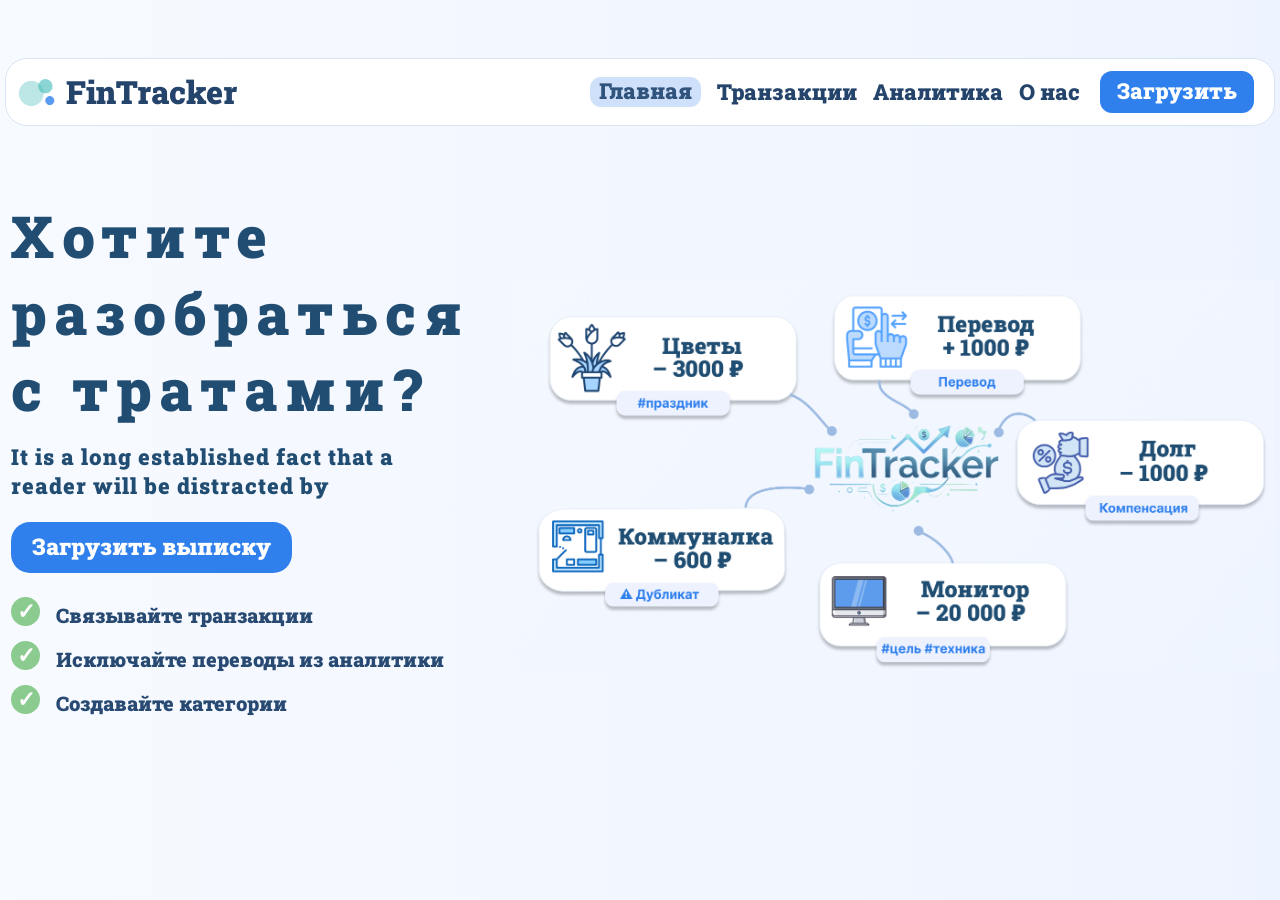
<file: index.html>
<!DOCTYPE html>
<html lang="ru">
<head>
    <meta charset="UTF-8">
    <meta name="viewport" content="width=device-width, initial-scale=1.0">
    <title>FinTracker</title>

    <link rel="stylesheet" href="css/style.css">
</head>
<body>

<header class="header">
    <div class="container header-inner">

        <div class="logo" onclick="window.location.href='index.html'">
            <img src="img/fintracker_logo_header.png" class="logo-img" alt="FinTracker">
            <span>FinTracker</span>
        </div>

        <div class="right-menu">
            <nav class="nav">
                <a class="active">Главная</a>
                <a class="go-transactions">Транзакции</a>
                <a href="html/analytics.html">Аналитика</a>
                <a href="html/about.html">О нас</a>
            </nav>

            <button class="btn open-upload">Загрузить</button>
        </div>

    </div>
</header>

<section class="hero">
    <div class="container hero-inner">

        <div class="left">
            <h1>
                Хотите<br>
                разобраться<br>
                с тратами?
            </h1>

            <p class="subtext">
                It is a long established fact that a<br>
                reader will be distracted by
            </p>

            <button class="btn big open-upload">
                Загрузить выписку
            </button>

            <ul class="list">
                <li>Связывайте транзакции</li>
                <li>Исключайте переводы из аналитики</li>
                <li>Создавайте категории</li>
            </ul>
        </div>

        <div class="right">
            <img src="img/scheme.png" class="scheme" alt="Схема">
        </div>

    </div>
</section>

<script src="js/script.js"></script>
</body>
</html>
</file>
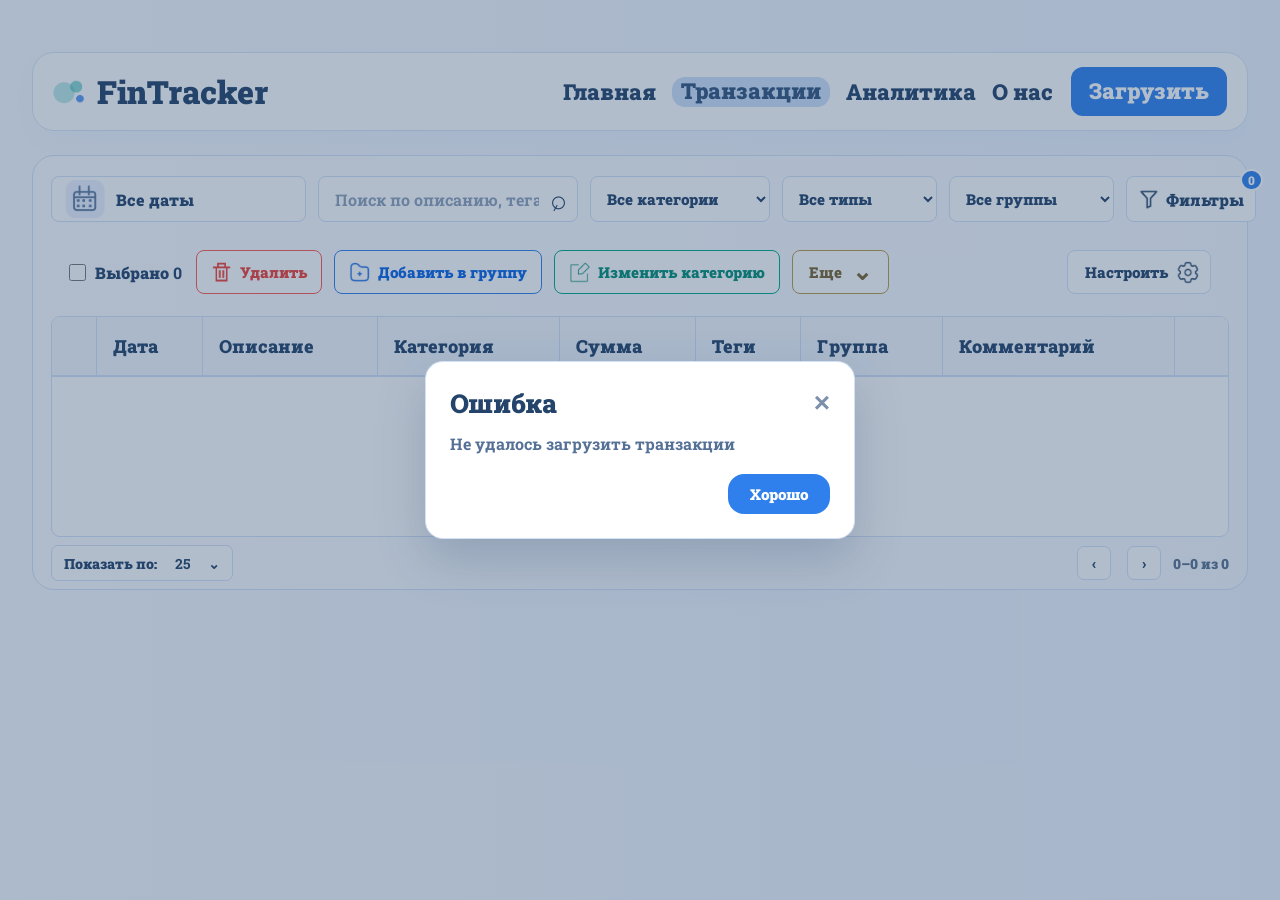
<file: transactions.html>
<!DOCTYPE html>
<html lang="ru">
<head>
    <meta charset="UTF-8">
    <meta name="viewport" content="width=device-width, initial-scale=1.0">
    <title>FinTracker — Транзакции</title>

    <link rel="stylesheet" href="transactions.css">
</head>
<body>

<header class="header">
    <div class="container header-inner">

        <div class="logo" onclick="window.location.href='index.html'">
            <img src="img/fintracker_logo_header.png" class="logo-img" alt="FinTracker">
            <span>FinTracker</span>
        </div>

        <div class="right-menu">
            <nav class="nav">
                <a href="index.html">Главная</a>
                <a class="active">Транзакции</a>
                <a>Аналитика</a>
                <a>О нас</a>
            </nav>

            <button class="btn" onclick="window.location.href='upload.html'">
                Загрузить
            </button>
        </div>

    </div>
</header>

<section class="transactions-page">
    <div class="container transactions-card">

        <div class="top-controls">

            <button class="date-filter">
                <img src="img/calendar.png" alt="">
                <span>Все даты</span>
            </button>

            <div class="search-box">
                <input
                    type="text"
                    id="searchInput"
                    placeholder="Поиск по описанию, тегам, категориям..."
                >
                <span class="search-icon">⌕</span>
            </div>

            <select id="categoryFilter">
                <option value="">Все категории</option>
            </select>

            <select id="typeFilter">
                <option value="">Все типы</option>
                <option value="Income">Доходы</option>
                <option value="Expense">Расходы</option>
            </select>

            <select id="scopeFilter">
                <option value="">Все группы</option>
            </select>

            <button class="filter-btn" id="filtersBtn">
                <img src="img/filter.png" alt="">
                <span>Фильтры</span>
                <b class="filter-counter" id="filterCounter" hidden>0</b>
            </button>

        </div>

        <div class="action-row">

            <div class="selected-info">
                <input type="checkbox" id="selectAll">
                <span>Выбрано <b class="selected-count">0</b></span>
            </div>

            <button class="action-btn delete-action" id="deleteBtn">
                <img src="img/delete.png" alt="">
                Удалить
            </button>

            <button class="action-btn group-action" id="addScopeBtn">
                <img src="img/add_to_group.png" alt="">
                Добавить в группу
            </button>

            <button class="action-btn category-action" id="changeCategoryBtn">
                <img src="img/change_category.png" alt="">
                Изменить категорию
            </button>

            <button class="action-btn more-action" id="moreBtn">
                Еще
                <span>⌄</span>
            </button>

            <button class="settings-btn" id="settingsBtn">
                Настроить
                <img src="img/configure.png" alt="">
            </button>

        </div>

        <div class="table-wrapper">

            <table>
                <thead>
                    <tr>
                        <th class="checkbox-col"></th>
                        <th>Дата</th>
                        <th>Описание</th>
                        <th>Категория</th>
                        <th>Сумма</th>
                        <th>Теги</th>
                        <th>Группа</th>
                        <th>Комментарий</th>
                        <th class="row-actions-col"></th>
                    </tr>
                </thead>

                <tbody id="transactionsTableBody">
                    <tr>
                        <td colspan="9" class="loading-row">
                            Загрузка транзакций...
                        </td>
                    </tr>
                </tbody>
            </table>

        </div>

        <div class="bottom-panel">

            <button class="page-size">
                <span>Показать по:</span>
                <b>25</b>
                <span>⌄</span>
            </button>

            <div class="pagination">
                <button id="prevPage">‹</button>

                <div id="pagesList"></div>

                <button id="nextPage">›</button>

                <span class="total-info">
                    <span id="rangeInfo">0–0</span> из <span id="transactionsCount">0</span>
                </span>
            </div>

        </div>

    </div>
</section>

<div class="settings-modal-overlay" id="settingsModal" hidden>
    <div class="settings-modal">

        <div class="settings-modal-header">
            <h2>Настройки</h2>
            <button class="settings-close-btn" id="settingsCloseBtn">×</button>
        </div>

        <div class="settings-tabs">
            <button class="settings-tab active" data-tab="categories">
                Категории
            </button>

            <button class="settings-tab" data-tab="tags">
                Теги
            </button>

            <button class="settings-tab" data-tab="scopes">
                Группы
            </button>
        </div>

        <p class="settings-hint" id="settingsHint" hidden>
            Теги можно только создавать и удалять — API не поддерживает переименование.
        </p>

        <div class="settings-error" id="settingsError" hidden></div>

        <div class="settings-list" id="settingsList"></div>

        <form class="settings-create-form" id="settingsCreateForm">
            <input
                type="text"
                class="settings-create-input"
                id="settingsCreateInput"
                placeholder="Новая категория"
                maxlength="100"
            >

            <button class="settings-create-btn" type="submit">
                Добавить
            </button>
        </form>

    </div>
</div>

<div class="select-modal-overlay" id="selectModal" hidden>
    <div class="select-modal">

        <div class="select-modal-header">
            <h2 id="selectModalTitle">Выбор</h2>
            <button class="select-close-btn" id="selectCloseBtn">×</button>
        </div>

        <select id="selectModalSelect" class="select-modal-select"></select>

        <div class="select-modal-actions">
            <button id="selectCancelBtn" class="select-cancel-btn">
                Отмена
            </button>

            <button id="selectApplyBtn" class="select-apply-btn">
                Применить
            </button>
        </div>

    </div>
</div>

<div class="tag-modal-overlay" id="tagModal" hidden>
    <div class="tag-modal">

        <div class="tag-modal-header">
            <h2 id="tagModalTitle">Выбор тегов</h2>
            <button class="tag-close-btn" id="tagModalClose">×</button>
        </div>

        <p class="tag-modal-text" id="tagModalText">
            Выберите один или несколько тегов.
        </p>

        <div class="tag-modal-list" id="tagModalList"></div>

        <div class="tag-modal-actions">
            <button class="tag-cancel-btn" id="tagModalCancel">
                Отмена
            </button>

            <button class="tag-apply-btn" id="tagModalApply">
                Применить
            </button>
        </div>

    </div>
</div>

<div class="filters-modal-overlay" id="filtersModal" hidden>
    <div class="filters-modal">

        <div class="filters-modal-header">
            <h2>Фильтры</h2>
            <button class="filters-close-btn" id="filtersCloseBtn">×</button>
        </div>

        <div class="filters-grid">

            <label class="filters-field">
                <span>Дата с</span>
                <input type="date" id="filterDateFrom">
            </label>

            <label class="filters-field">
                <span>Дата по</span>
                <input type="date" id="filterDateTo">
            </label>

            <label class="filters-field filters-field-wide">
                <span>Поиск</span>
                <input
                    type="text"
                    id="filterSearch"
                    placeholder="По описанию, тегам, категориям..."
                    maxlength="50"
                >
            </label>

            <label class="filters-field">
                <span>Сумма от</span>
                <input
                    type="text"
                    id="filterAmountMin"
                    inputmode="decimal"
                    placeholder="0"
                >
            </label>

            <label class="filters-field">
                <span>Сумма до</span>
                <input
                    type="text"
                    id="filterAmountMax"
                    inputmode="decimal"
                    placeholder="0"
                >
            </label>

            <label class="filters-field">
                <span>Категория</span>
                <select id="filterCategory">
                    <option value="">Все категории</option>
                </select>
            </label>

            <label class="filters-field">
                <span>Тип</span>
                <select id="filterType">
                    <option value="">Все типы</option>
                    <option value="Expense">Расходы</option>
                    <option value="Income">Доходы</option>
                </select>
            </label>

            <label class="filters-field">
                <span>Группа</span>
                <select id="filterScope">
                    <option value="">Все группы</option>
                </select>
            </label>

            <label class="filters-checkbox">
                <input type="checkbox" id="filterWithoutScope">
                <span>Только без группы</span>
            </label>

        </div>

        <fieldset class="filters-tags">
            <legend>Теги</legend>

            <div class="filters-tags-list" id="filterTagsList">
                <span class="filters-empty">Теги пока не созданы</span>
            </div>
        </fieldset>

        <div class="filters-actions">
            <button class="filters-reset-btn" id="filtersResetBtn">
                Сбросить
            </button>

            <button class="filters-apply-btn" id="filtersApplyBtn">
                Применить
            </button>
        </div>

    </div>
</div>

<div class="row-menu" id="rowMenu" hidden>
    <button class="row-menu-item" data-row-action="edit">
        Изменить транзакцию
    </button>

    <button class="row-menu-item row-menu-danger" data-row-action="delete">
        Удалить транзакцию
    </button>

    <div class="row-menu-divider"></div>

    <button class="row-menu-item" data-row-action="category">
        Изменить категорию
    </button>

    <button class="row-menu-item" data-row-action="scope">
        Добавить в группу
    </button>

    <button class="row-menu-item" data-row-action="remove-scope">
        Убрать из группы
    </button>

    <button class="row-menu-item" data-row-action="comment">
        Задать комментарий
    </button>

    <button class="row-menu-item" data-row-action="clear-comment">
        Очистить комментарий
    </button>

    <button class="row-menu-item" data-row-action="add-tags">
        Добавить теги
    </button>

    <button class="row-menu-item" data-row-action="replace-tags">
        Заменить теги
    </button>

    <button class="row-menu-item row-menu-danger" data-row-action="clear-tags">
        Очистить теги
    </button>
</div>


<div class="edit-transaction-modal-overlay" id="editTransactionModal" hidden>
    <form class="edit-transaction-modal" id="editTransactionForm">

        <div class="edit-transaction-modal-header">
            <h2>Изменить транзакцию</h2>
            <button class="edit-transaction-close-btn" id="editTransactionClose" type="button">×</button>
        </div>

        <div class="edit-transaction-body">

            <div class="edit-kind-switcher">
                <button
                    type="button"
                    class="edit-kind-btn edit-kind-expense active"
                    data-edit-kind="expense"
                >
                    Расход
                </button>

                <button
                    type="button"
                    class="edit-kind-btn edit-kind-income"
                    data-edit-kind="income"
                >
                    Доход
                </button>
            </div>

            <div class="edit-form-row two-columns">
                <label class="edit-form-field">
                    <span>Сумма</span>
                    <input type="text" id="editAmount" inputmode="decimal" placeholder="0,00">
                </label>

                <label class="edit-form-field">
                    <span>Валюта</span>
                    <select id="editCurrency">
                        <option value="RUB">₽ RUB</option>
                        <option value="USD">$ USD</option>
                        <option value="EUR">€ EUR</option>
                    </select>
                </label>
            </div>

            <label class="edit-form-field">
                <span>Дата</span>
                <input type="date" id="editDate">
            </label>

            <label class="edit-form-field">
                <span>Описание</span>
                <input type="text" id="editDescription" placeholder="Описание транзакции">
            </label>

            <label class="edit-form-field">
                <span>Категория</span>
                <select id="editCategory">
                    <option value="">Выберите категорию</option>
                </select>
            </label>

            <label class="edit-form-field">
                <span>Группа</span>
                <select id="editScope">
                    <option value="">Без группы</option>
                </select>
            </label>

            <fieldset class="edit-tags-field">
                <legend>Теги</legend>
                <div class="edit-tags-list" id="editTagsList"></div>
            </fieldset>

            <label class="edit-form-field">
                <span>Комментарий</span>
                <textarea id="editComment" rows="3" placeholder="Комментарий"></textarea>
            </label>

            <p class="edit-transaction-error" id="editTransactionError" hidden></p>

        </div>

        <div class="edit-transaction-actions">
            <button class="edit-cancel-btn" id="editTransactionCancel" type="button">
                Отмена
            </button>

            <button class="edit-save-btn" id="editTransactionSave" type="submit">
                Сохранить
            </button>
        </div>

    </form>
</div>

<div class="app-modal-overlay" id="messageModal" hidden>
    <div class="app-modal">
        <div class="app-modal-header">
            <h2 id="messageModalTitle">Сообщение</h2>
            <button class="app-modal-close" id="messageModalClose">×</button>
        </div>

        <p class="app-modal-text" id="messageModalText"></p>

        <div class="app-modal-actions">
            <button class="app-modal-cancel" id="messageModalCancel" hidden>
                Отмена
            </button>

            <button class="app-modal-primary" id="messageModalOk">
                Хорошо
            </button>
        </div>
    </div>
</div>

<div class="app-modal-overlay" id="inputModal" hidden>
    <form class="app-modal" id="inputModalForm">
        <div class="app-modal-header">
            <h2 id="inputModalTitle">Ввод данных</h2>
            <button class="app-modal-close" id="inputModalClose" type="button">×</button>
        </div>

        <p class="app-modal-text" id="inputModalText"></p>

        <input
            type="text"
            class="app-modal-input"
            id="inputModalField"
        >

        <div class="app-modal-actions">
            <button class="app-modal-cancel" id="inputModalCancel" type="button">
                Отмена
            </button>

            <button class="app-modal-primary" type="submit">
                Применить
            </button>
        </div>
    </form>
</div>

<div class="app-modal-overlay" id="dateModal" hidden>
    <form class="app-modal date-modal" id="dateModalForm">
        <div class="app-modal-header">
            <h2>Выбор периода</h2>
            <button class="app-modal-close" id="dateModalClose" type="button">×</button>
        </div>

        <p class="app-modal-text">
            Выберите даты, за которые нужно показать транзакции.
        </p>

        <div class="date-modal-fields">
            <label>
                <span>Дата от</span>
                <input type="date" id="dateFromInput">
            </label>

            <label>
                <span>Дата до</span>
                <input type="date" id="dateToInput">
            </label>
        </div>

        <div class="app-modal-actions">
            <button class="app-modal-cancel" id="dateModalReset" type="button">
                Все даты
            </button>

            <button class="app-modal-secondary" id="dateModalCancel" type="button">
                Отмена
            </button>

            <button class="app-modal-primary" type="submit">
                Применить
            </button>
        </div>
    </form>
</div>

<div class="app-modal-overlay" id="actionsModal" hidden>
    <div class="app-modal actions-modal">
        <div class="app-modal-header">
            <h2>Дополнительные действия</h2>
            <button class="app-modal-close" id="actionsModalClose">×</button>
        </div>

        <p class="app-modal-text">
            Выберите действие для отмеченных транзакций.
        </p>

        <div class="actions-modal-list">
            <button class="actions-modal-item" data-action="remove-scope">
                Убрать из группы
            </button>

            <button class="actions-modal-item" data-action="comment">
                Задать комментарий
            </button>

            <button class="actions-modal-item" data-action="clear-comment">
                Очистить комментарий
            </button>

            <button class="actions-modal-item" data-action="add-tags">
                Добавить теги
            </button>

            <button class="actions-modal-item" data-action="replace-tags">
                Заменить теги
            </button>

            <button class="actions-modal-item" data-action="clear-tags">
                Очистить теги
            </button>
        </div>
    </div>
</div>

<script src="transactions.js"></script>
</body>
</html>
</file>
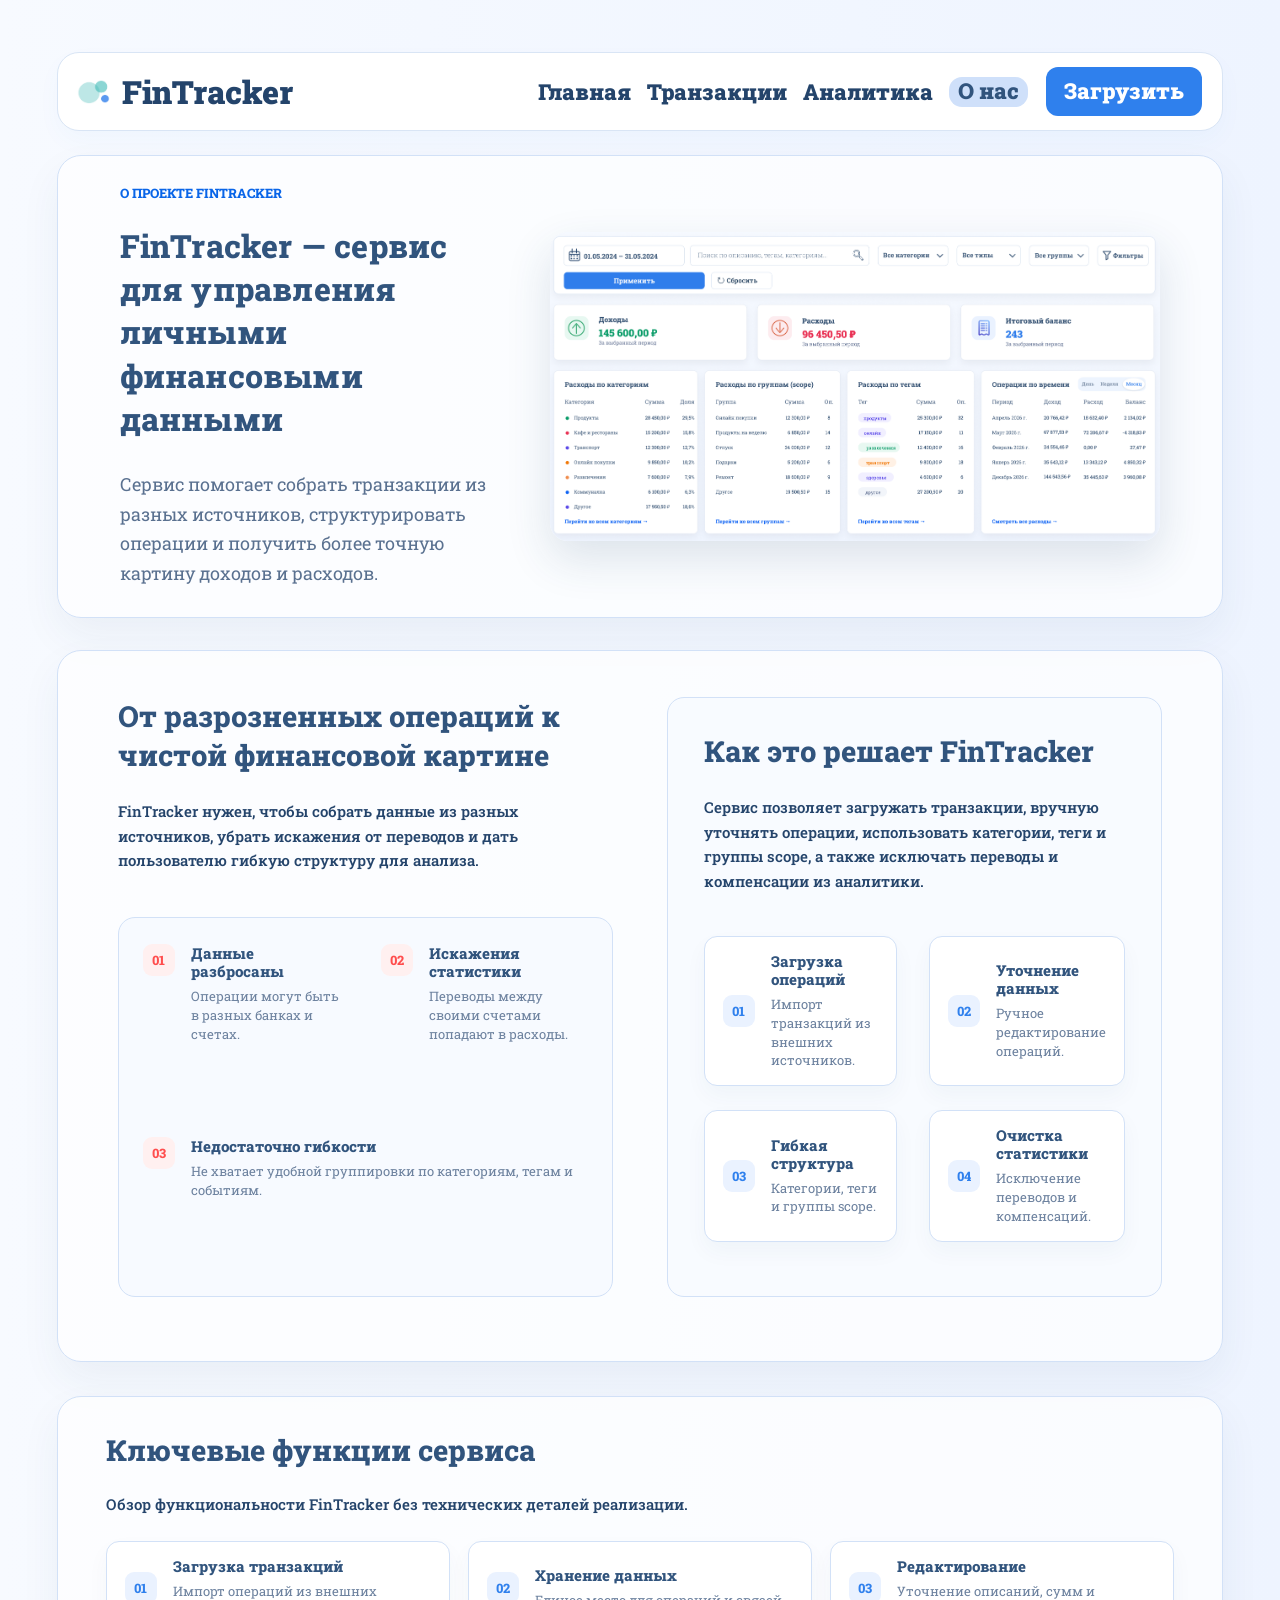
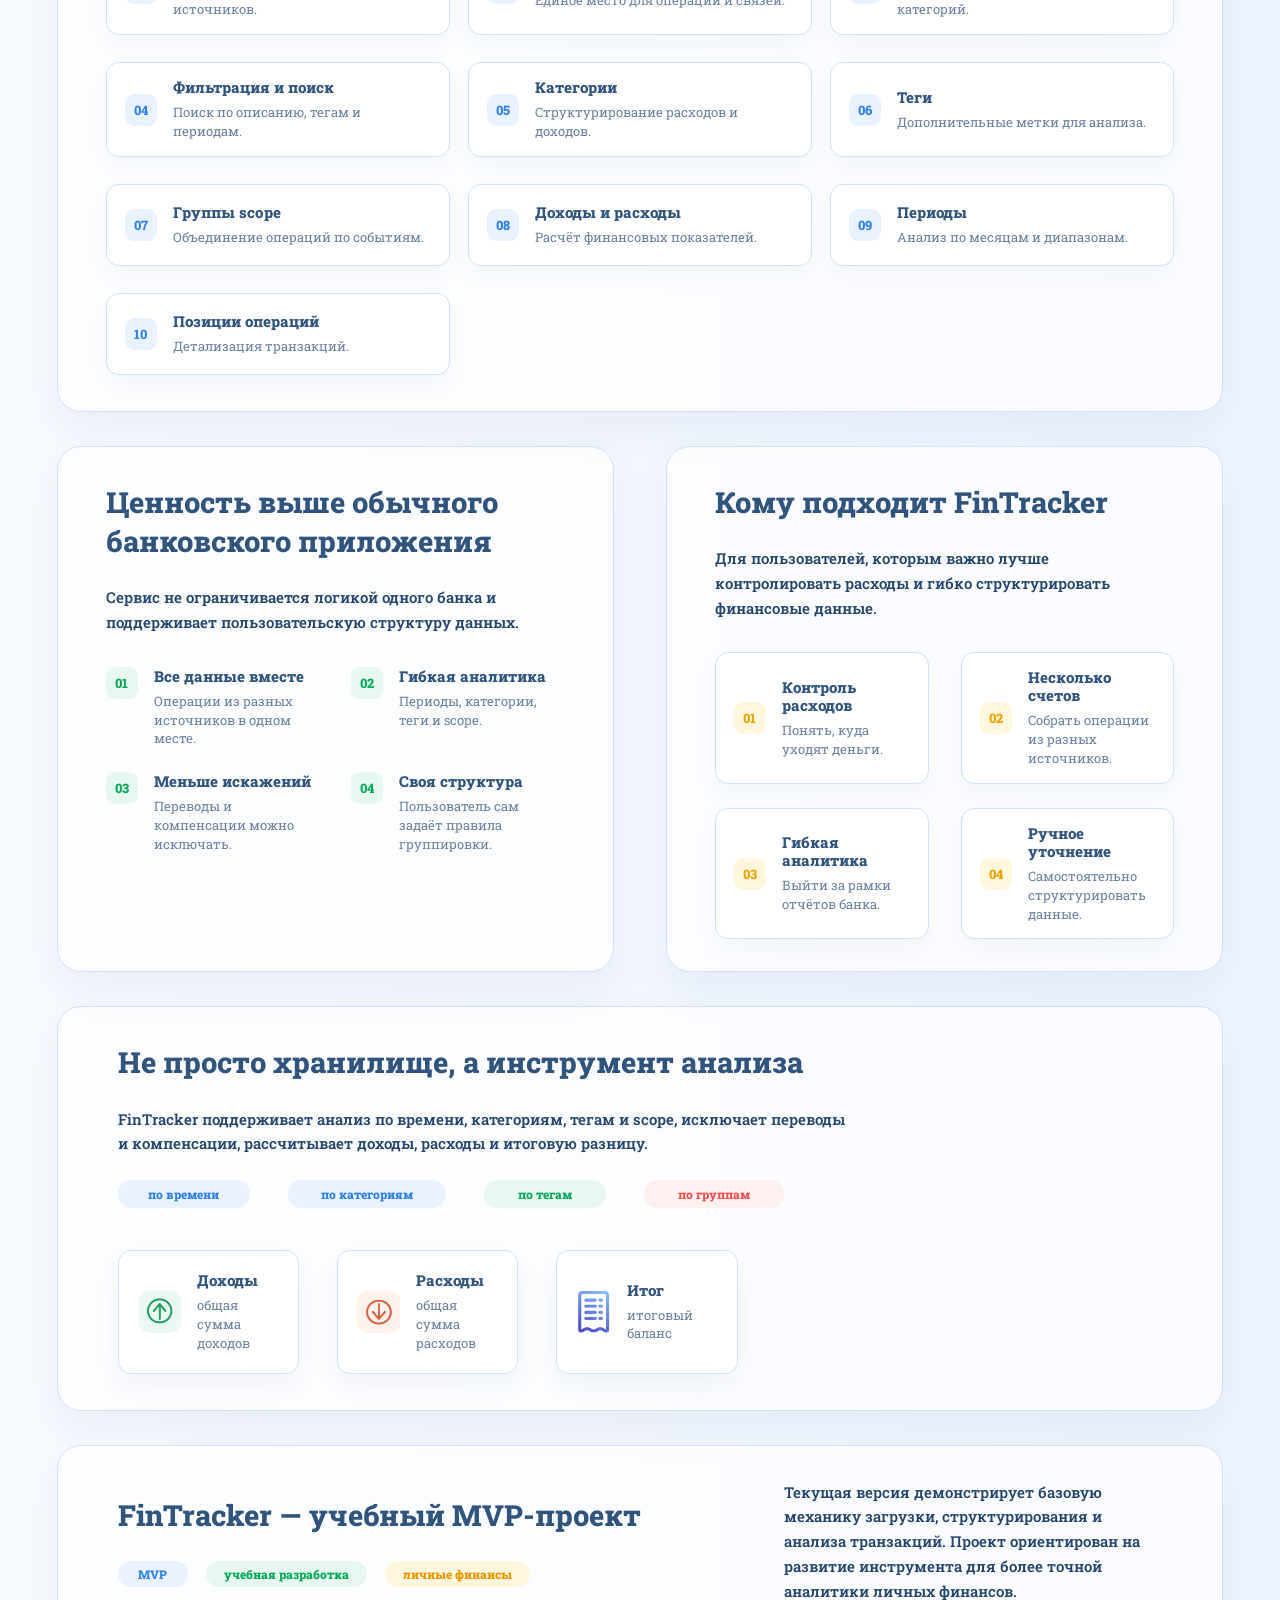
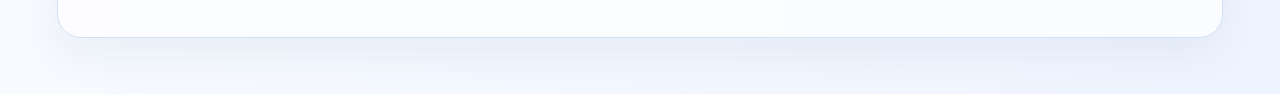
<file: html/about.html>
<!DOCTYPE html>
<html lang="ru">
<head>
    <meta charset="UTF-8">
    <meta name="viewport" content="width=device-width, initial-scale=1.0">
    <title>FinTracker — О нас</title>

    <link rel="stylesheet" href="../css/about.css">
</head>
<body>

<header class="header">
    <div class="container header-inner">

        <div class="logo" onclick="window.location.href='../index.html'">
            <img src="../img/fintracker_logo_header.png" class="logo-img" alt="FinTracker">
            <span>FinTracker</span>
        </div>

        <div class="right-menu">
            <nav class="nav">
                <a href="../index.html">Главная</a>
                <a href="transactions.html">Транзакции</a>
                <a href="analytics.html">Аналитика</a>
                <a class="active">О нас</a>
            </nav>

            <button class="btn" onclick="window.location.href='upload.html'">
                Загрузить
            </button>
        </div>

    </div>
</header>

<main class="about-page">

    <section class="container hero-card">
        <div class="hero-content">
            <p class="eyebrow">О проекте FinTracker</p>

            <h1>
                FinTracker — сервис для управления
                личными финансовыми данными
            </h1>

            <p class="hero-text">
                Сервис помогает собрать транзакции из разных источников,
                структурировать операции и получить более точную картину
                доходов и расходов.
            </p>
        </div>

        <div class="hero-preview">
            <img src="../img/analitika.png" alt="Страница аналитики FinTracker">
        </div>
    </section>

    <section class="container problem-card">
        <div class="problem-left">
            <h2>
                От разрозненных операций к чистой
                финансовой картине
            </h2>

            <p>
                FinTracker нужен, чтобы собрать данные из разных источников,
                убрать искажения от переводов и дать пользователю гибкую
                структуру для анализа.
            </p>

            <div class="problem-grid">
                <article class="mini-problem">
                    <span>01</span>
                    <div>
                        <h3>Данные разбросаны</h3>
                        <p>Операции могут быть в разных банках и счетах.</p>
                    </div>
                </article>

                <article class="mini-problem">
                    <span>02</span>
                    <div>
                        <h3>Искажения статистики</h3>
                        <p>Переводы между своими счетами попадают в расходы.</p>
                    </div>
                </article>

                <article class="mini-problem">
                    <span>03</span>
                    <div>
                        <h3>Недостаточно гибкости</h3>
                        <p>Не хватает удобной группировки по категориям, тегам и событиям.</p>
                    </div>
                </article>
            </div>
        </div>

        <div class="problem-right">
            <h2>Как это решает FinTracker</h2>

            <p>
                Сервис позволяет загружать транзакции, вручную уточнять операции,
                использовать категории, теги и группы scope, а также исключать
                переводы и компенсации из аналитики.
            </p>

            <div class="solution-grid">
                <article>
                    <span>01</span>
                    <div>
                        <h3>Загрузка операций</h3>
                        <p>Импорт транзакций из внешних источников.</p>
                    </div>
                </article>

                <article>
                    <span>02</span>
                    <div>
                        <h3>Уточнение данных</h3>
                        <p>Ручное редактирование операций.</p>
                    </div>
                </article>

                <article>
                    <span>03</span>
                    <div>
                        <h3>Гибкая структура</h3>
                        <p>Категории, теги и группы scope.</p>
                    </div>
                </article>

                <article>
                    <span>04</span>
                    <div>
                        <h3>Очистка статистики</h3>
                        <p>Исключение переводов и компенсаций.</p>
                    </div>
                </article>
            </div>
        </div>
    </section>

    <section class="container functions-card">
        <h2>Ключевые функции сервиса</h2>

        <p>
            Обзор функциональности FinTracker без технических деталей реализации.
        </p>

        <div class="features-grid">
            <article>
                <span>01</span>
                <div>
                    <h3>Загрузка транзакций</h3>
                    <p>Импорт операций из внешних источников.</p>
                </div>
            </article>

            <article>
                <span>02</span>
                <div>
                    <h3>Хранение данных</h3>
                    <p>Единое место для операций и связей.</p>
                </div>
            </article>

            <article>
                <span>03</span>
                <div>
                    <h3>Редактирование</h3>
                    <p>Уточнение описаний, сумм и категорий.</p>
                </div>
            </article>

            <article>
                <span>04</span>
                <div>
                    <h3>Фильтрация и поиск</h3>
                    <p>Поиск по описанию, тегам и периодам.</p>
                </div>
            </article>

            <article>
                <span>05</span>
                <div>
                    <h3>Категории</h3>
                    <p>Структурирование расходов и доходов.</p>
                </div>
            </article>

            <article>
                <span>06</span>
                <div>
                    <h3>Теги</h3>
                    <p>Дополнительные метки для анализа.</p>
                </div>
            </article>

            <article>
                <span>07</span>
                <div>
                    <h3>Группы scope</h3>
                    <p>Объединение операций по событиям.</p>
                </div>
            </article>

            <article>
                <span>08</span>
                <div>
                    <h3>Доходы и расходы</h3>
                    <p>Расчёт финансовых показателей.</p>
                </div>
            </article>

            <article>
                <span>09</span>
                <div>
                    <h3>Периоды</h3>
                    <p>Анализ по месяцам и диапазонам.</p>
                </div>
            </article>

            <article>
                <span>10</span>
                <div>
                    <h3>Позиции операций</h3>
                    <p>Детализация транзакций.</p>
                </div>
            </article>
        </div>
    </section>

    <section class="container value-row">
        <article class="value-card">
            <h2>
                Ценность выше обычного банковского
                приложения
            </h2>

            <p>
                Сервис не ограничивается логикой одного банка и поддерживает
                пользовательскую структуру данных.
            </p>

            <div class="value-list">
                <div>
                    <span class="green">01</span>
                    <div>
                        <h3>Все данные вместе</h3>
                        <p>Операции из разных источников в одном месте.</p>
                    </div>
                </div>

                <div>
                    <span class="green">02</span>
                    <div>
                        <h3>Гибкая аналитика</h3>
                        <p>Периоды, категории, теги и scope.</p>
                    </div>
                </div>

                <div>
                    <span class="green">03</span>
                    <div>
                        <h3>Меньше искажений</h3>
                        <p>Переводы и компенсации можно исключать.</p>
                    </div>
                </div>

                <div>
                    <span class="green">04</span>
                    <div>
                        <h3>Своя структура</h3>
                        <p>Пользователь сам задаёт правила группировки.</p>
                    </div>
                </div>
            </div>
        </article>

        <article class="value-card audience-card">
            <h2>Кому подходит FinTracker</h2>

            <p>
                Для пользователей, которым важно лучше контролировать расходы
                и гибко структурировать финансовые данные.
            </p>

            <div class="audience-list">
                <div>
                    <span>01</span>
                    <div>
                        <h3>Контроль расходов</h3>
                        <p>Понять, куда уходят деньги.</p>
                    </div>
                </div>

                <div>
                    <span>02</span>
                    <div>
                        <h3>Несколько счетов</h3>
                        <p>Собрать операции из разных источников.</p>
                    </div>
                </div>

                <div>
                    <span>03</span>
                    <div>
                        <h3>Гибкая аналитика</h3>
                        <p>Выйти за рамки отчётов банка.</p>
                    </div>
                </div>

                <div>
                    <span>04</span>
                    <div>
                        <h3>Ручное уточнение</h3>
                        <p>Самостоятельно структурировать данные.</p>
                    </div>
                </div>
            </div>
        </article>
    </section>

    <section class="container analysis-card">
        <div class="analysis-text">
            <h2>Не просто хранилище, а инструмент анализа</h2>

            <p>
                FinTracker поддерживает анализ по времени, категориям, тегам и scope,
                исключает переводы и компенсации, рассчитывает доходы, расходы
                и итоговую разницу.
            </p>

            <div class="analysis-pills">
                <span>по времени</span>
                <span>по категориям</span>
                <span>по тегам</span>
                <span>по группам</span>
            </div>
        </div>

        <div class="metric-cards">
            <article>
                <img src="../img/dohody.png" alt="">
                <div>
                    <h3>Доходы</h3>
                    <p>общая сумма доходов</p>
                </div>
            </article>

            <article>
                <img src="../img/rashody.png" alt="">
                <div>
                    <h3>Расходы</h3>
                    <p>общая сумма расходов</p>
                </div>
            </article>

            <article>
                <img src="../img/cvitantion.png" alt="">
                <div>
                    <h3>Итог</h3>
                    <p>итоговый баланс</p>
                </div>
            </article>
        </div>
    </section>

    <section class="container final-card">
        <div>
            <h2>FinTracker — учебный MVP-проект</h2>

            <div class="final-tags">
                <span>MVP</span>
                <span>учебная разработка</span>
                <span>личные финансы</span>
            </div>
        </div>

        <p>
            Текущая версия демонстрирует базовую механику загрузки,
            структурирования и анализа транзакций. Проект ориентирован
            на развитие инструмента для более точной аналитики личных финансов.
        </p>
    </section>

</main>

<script src="../js/about.js"></script>
</body>
</html>
</file>
<file: css/style.css>
@font-face {
    font-family: "Roboto Slab";
    src: url("../fonts/RobotoSlab-VariableFont_wght.ttf") format("truetype");
    font-weight: 100 900;
    font-style: normal;
}

* {
    margin: 0;
    padding: 0;
    box-sizing: border-box;
}

body {
    font-family: "Roboto Slab", serif;
    background: linear-gradient(to right, #F7FAFF, #EEF4FF);
    color: #24446B;
    min-height: 100vh;
    overflow-x: hidden;
}

.container {
    width: 1270px;
    margin: 0 auto;
}

/* HEADER */

.header {
    padding-top: 58px;
}

.header-inner {
    height: 68px;
    background: white;
    border: 1px solid #D9E5F5;
    border-radius: 22px;
    padding: 0 20px 0 10px;
    display: flex;
    align-items: center;
}

.logo {
    display: flex;
    align-items: center;
}

.logo {
    cursor: pointer;
}

.logo-img {
    width: 42px;
    height: 42px;
    object-fit: contain;
}

.logo span {
    margin-left: 8px;
    font-size: 32px;
    line-height: 1;
    color: #24446B;
    font-weight: 900;
}

.right-menu {
    margin-left: auto;
    display: flex;
    align-items: center;
    gap: 20px;
}

.nav {
    display: flex;
    align-items: center;
    gap: 16px;
}

.nav a {
    color: #24446B;
    text-decoration: none;
    font-size: 22px;
    line-height: 1;
    font-weight: 900;
    cursor: pointer;
    white-space: nowrap;
}

.nav a.active {
    background: #CFE0FA;
    color: #31547D;
    border-radius: 11px;
    padding: 3px 9px 5px;
}

.btn {
    border: none;
    background: #2F80ED;
    color: white;
    border-radius: 12px;
    padding: 9px 17px 11px;
    font-family: "Roboto Slab", serif;
    font-size: 22px;
    line-height: 1;
    font-weight: 900;
    cursor: pointer;
    transition: 0.2s ease;
}

.btn:hover {
    transform: translateY(-2px);
    box-shadow: 0 6px 15px rgba(47, 128, 237, 0.3);
}

/* HERO */

.hero {
    padding-top: 72px;
}

.hero-inner {
    display: flex;
    align-items: flex-start;
    justify-content: space-between;
}

.left {
    width: 470px;
    padding-left: 6px;
}

.left h1 {
    font-size: 58px;
    line-height: 1.32;
    letter-spacing: 8px;
    color: #214D73;
    font-weight: 900;
}

.subtext {
    margin-top: 14px;
    color: #214D73;
    font-size: 22px;
    line-height: 1.32;
    font-weight: 900;
    letter-spacing: 1px;
}

.btn.big {
    margin-top: 22px;
    padding: 13px 21px 15px;
    border-radius: 19px;
    font-size: 23px;
    letter-spacing: 0;
}

.list {
    list-style: none;
    margin-top: 32px;
}

.list li {
    position: relative;
    margin-bottom: 24px;
    padding-left: 45px;
    color: #284A72;
    font-size: 20px;
    line-height: 1;
    font-weight: 900;
}

.list li::before {
    content: "✓";
    position: absolute;
    left: 0;
    top: -8px;
    width: 29px;
    height: 29px;
    border-radius: 50%;
    background: #8CCB8F;
    color: white;
    display: flex;
    align-items: center;
    justify-content: center;
    font-size: 22px;
    font-weight: 900;
}

.right {
    width: 765px;
    position: relative;
    padding-top: 82px;
}

.scheme {
    width: 100%;
    height: auto;
    display: block;
}
</file>
<file: transactions.css>
@font-face {
    font-family: "Roboto Slab";
    src: url("fonts/RobotoSlab-VariableFont_wght.ttf") format("truetype");
    font-weight: 100 900;
    font-style: normal;
}

* {
    margin: 0;
    padding: 0;
    box-sizing: border-box;
}

body {
    font-family: "Roboto Slab", serif;
    background: linear-gradient(to right, #F7FAFF, #EEF4FF);
    color: #24446B;
}

.container {
    width: calc(100% - 6cm);
    margin: 0 auto;
}

/* HEADER */

.header {
    padding: 52px 0 24px;
}

.header-inner {
    background: #FFFFFF;
    border: 1px solid #D9E5F5;
    border-radius: 22px;
    padding: 14px 20px 14px 18px;
    display: flex;
    align-items: center;
    box-shadow: 0 10px 24px rgba(47, 128, 237, 0.03);
}

.logo {
    display: flex;
    align-items: center;
}

.logo {
    cursor: pointer;
}

.logo-img {
    width: 36px;
    height: 36px;
    object-fit: contain;
}

.logo span {
    margin-left: 10px;
    font-size: 32px;
    line-height: 1;
    font-weight: 900;
    color: #24446B;
}

.right-menu {
    margin-left: auto;
    display: flex;
    align-items: center;
    gap: 18px;
}

.nav {
    display: flex;
    align-items: center;
    gap: 16px;
}

.nav a {
    color: #24446B;
    text-decoration: none;
    font-size: 22px;
    line-height: 1;
    font-weight: 900;
    cursor: pointer;
    white-space: nowrap;
}

.nav a.active {
    background: #CFE0FA;
    color: #31547D;
    border-radius: 13px;
    padding: 3px 9px 5px;
}

.btn {
    border: none;
    background: #2F80ED;
    color: #FFFFFF;
    border-radius: 12px;
    padding: 9px 18px 11px;
    font-family: "Roboto Slab", serif;
    font-size: 22px;
    font-weight: 900;
    cursor: pointer;
}

/* PAGE */

.transactions-page {
    padding-bottom: 60px;
}

.transactions-card {
    background: rgba(255, 255, 255, 0.45);
    border: 1px solid #D2E1F7;
    border-radius: 22px;
    padding: 20px 18px 8px;
}

/* TOP CONTROLS */

.top-controls {
    display: grid;
    grid-template-columns: 255px minmax(260px, 1fr) 180px 155px 165px 130px;
    gap: 12px;
    align-items: center;
    margin-bottom: 28px;
}

.date-filter,
.filter-btn,
.settings-btn,
.page-size,
.pagination button,
.action-btn {
    font-family: "Roboto Slab", serif;
}

.date-filter {
    height: 46px;
    border: 1px solid #D2E1F7;
    background: #FFFFFF;
    border-radius: 8px;
    color: #24446B;
    font-size: 16px;
    font-weight: 900;
    padding: 0 12px;
    display: flex;
    align-items: center;
    gap: 10px;
    cursor: pointer;
}

.date-filter img {
    width: 42px;
    height: 42px;
    object-fit: contain;
    flex-shrink: 0;
}

.search-box {
    height: 46px;
    background: #FFFFFF;
    border: 1px solid #D2E1F7;
    border-radius: 8px;
    display: flex;
    align-items: center;
    overflow: hidden;
}

.search-box input {
    width: 100%;
    height: 100%;
    border: none;
    outline: none;
    padding-left: 16px;
    font-family: "Roboto Slab", serif;
    font-size: 16px;
    font-weight: 700;
    color: #24446B;
    background: transparent;
}

.search-box input::placeholder {
    color: #8EA1BB;
}

.search-icon {
    width: 45px;
    text-align: center;
    color: #24446B;
    font-size: 28px;
    line-height: 1;
    transform: rotate(-15deg);
}

.top-controls select {
    height: 46px;
    border: 1px solid #D2E1F7;
    background: #FFFFFF;
    border-radius: 8px;
    color: #24446B;
    font-family: "Roboto Slab", serif;
    font-size: 15px;
    font-weight: 900;
    padding: 0 12px;
    cursor: pointer;
}

.filter-btn {
    position: relative;
    height: 46px;
    border: 1px solid #D2E1F7;
    background: #FFFFFF;
    border-radius: 8px;
    color: #24446B;
    font-size: 16px;
    font-weight: 900;
    display: flex;
    align-items: center;
    justify-content: center;
    gap: 7px;
    cursor: pointer;
}

.filter-btn:hover,
.filter-btn.active {
    border-color: #2F80ED;
    background: #EAF2FF;
    color: #1C5DAA;
}

.filter-btn img {
    width: 21px;
    height: 21px;
    object-fit: contain;
}

.filter-counter {
    position: absolute;
    top: -8px;
    right: -8px;
    min-width: 22px;
    height: 22px;
    padding: 0 6px;
    border-radius: 999px;
    background: #2F80ED;
    color: #FFFFFF;
    font-size: 12px;
    font-weight: 900;
    display: inline-flex;
    align-items: center;
    justify-content: center;
    border: 2px solid #FFFFFF;
}

/* ACTION ROW */

.action-row {
    display: flex;
    align-items: center;
    gap: 12px;
    margin-bottom: 22px;
    padding: 0 18px;
}

.selected-info {
    display: flex;
    align-items: center;
    gap: 9px;
    color: #24446B;
    font-size: 16px;
    font-weight: 900;
    margin-right: 2px;
}

.selected-info input {
    width: 17px;
    height: 17px;
    accent-color: #31547D;
}

.action-btn {
    height: 44px;
    border-radius: 8px;
    background: #FFFFFF;
    font-size: 15px;
    font-weight: 900;
    padding: 0 14px;
    display: flex;
    align-items: center;
    gap: 8px;
    cursor: pointer;
}

.action-btn img {
    width: 21px;
    height: 21px;
    object-fit: contain;
}

.delete-action {
    border: 1px solid #FF5A52;
    color: #EE3F37;
}

.group-action {
    border: 1px solid #2F80ED;
    color: #0965E8;
}

.category-action {
    border: 1px solid #00A88A;
    color: #008F77;
}

.more-action {
    border: 1px solid #B79B4C;
    color: #7A6534;
    padding: 0 16px;
    display: flex;
    align-items: center;
    gap: 10px;
}

.more-action span {
    display: inline-flex;
    align-items: center;
    justify-content: center;
    font-size: 24px;
    line-height: 1;
    height: 24px;
    transform: translateY(-1px);
}

.settings-btn {
    margin-left: auto;
    height: 44px;
    border: 1px solid #D2E1F7;
    background: #FFFFFF;
    border-radius: 8px;
    color: #24446B;
    font-size: 15px;
    font-weight: 900;
    padding: 0 11px 0 17px;
    display: flex;
    align-items: center;
    gap: 8px;
    cursor: pointer;
}

.settings-btn img {
    width: 23px;
    height: 23px;
    object-fit: contain;
}

/* TABLE */

.table-wrapper {
    border: 1px solid #D2E1F7;
    border-radius: 9px;
    overflow: visible;
    background: #FFFFFF;
}

table {
    width: 100%;
    border-collapse: collapse;
    table-layout: auto;
    font-size: 18px;
}

thead {
    background: #F3F7FD;
    border-bottom: 2px solid #D2E1F7;
}

th {
    height: 59px;
    color: #24446B;
    font-size: 18px;
    font-weight: 900;
    text-align: left;
    border-bottom: 2px solid #D2E1F7;
    border-right: 1px solid #D2E1F7;
    padding: 0 16px;
    white-space: nowrap;
}

th:last-child {
    border-right: none;
}

td {
    height: 54px;
    color: #24446B;
    font-size: 18px;
    font-weight: 700;
    border-bottom: 1px solid #D2E1F7;
    border-right: 1px solid #D2E1F7;
    padding: 0 16px;
    vertical-align: middle;
    white-space: nowrap;
}

td:last-child {
    border-right: none;
}

tbody tr:last-child td {
    border-bottom: none;
}

tbody tr:hover {
    background: #FAFCFF;
}

.checkbox-col {
    width: 44px;
}

.row-actions-col {
    width: 54px;
    min-width: 54px;
    text-align: center;
}

.transaction-checkbox {
    width: 18px;
    height: 18px;
    accent-color: #2F80ED;
}

.loading-row {
    text-align: center;
    height: 160px;
    font-size: 18px;
    color: #6D829F;
}

/* ROW MENU */

.row-menu-btn {
    width: 34px;
    height: 34px;
    border: 1px solid #D2E1F7;
    background: #FFFFFF;
    color: #24446B;
    border-radius: 10px;
    font-family: "Roboto Slab", serif;
    font-size: 22px;
    font-weight: 900;
    line-height: 1;
    cursor: pointer;
    display: inline-flex;
    align-items: center;
    justify-content: center;
}

.row-menu-btn:hover,
.row-menu-btn.active {
    border-color: #2F80ED;
    background: #EAF2FF;
    color: #1C5DAA;
}

.row-menu {
    position: fixed;
    z-index: 1200;
    width: 230px;
    background: #FFFFFF;
    border: 1px solid #D2E1F7;
    border-radius: 16px;
    box-shadow: 0 18px 45px rgba(36, 68, 107, 0.22);
    padding: 8px;
}

.row-menu[hidden] {
    display: none;
}

.row-menu-item {
    width: 100%;
    min-height: 38px;
    border: none;
    background: transparent;
    color: #24446B;
    border-radius: 10px;
    padding: 0 12px;
    font-family: "Roboto Slab", serif;
    font-size: 14px;
    font-weight: 800;
    text-align: left;
    cursor: pointer;
}

.row-menu-item:hover {
    background: #EAF2FF;
    color: #1C5DAA;
}

.row-menu-item:disabled {
    opacity: 0.45;
    cursor: default;
}

.row-menu-item:disabled:hover {
    background: transparent;
    color: #24446B;
}

.row-menu-danger {
    color: #EE3F37;
}

.row-menu-danger:hover {
    background: #FFECEC;
    color: #D64242;
}

.row-menu-divider {
    height: 1px;
    background: #DDE8F6;
    margin: 7px 4px;
}

/* AMOUNTS */

.amount-income {
    color: #00A85A;
    font-weight: 900;
}

.amount-expense {
    color: #FF2F2F;
    font-weight: 900;
}

/* TAGS */

.category-tag,
.scope-tag,
.tag-item {
    display: inline-flex;
    align-items: center;
    justify-content: center;
    border-radius: 14px;
    padding: 4px 10px 5px;
    font-size: 16px;
    font-weight: 800;
    max-width: 100%;
}

.category-tag {
    background: transparent;
    color: #24446B;
    padding: 0;
}

.scope-tag {
    background: transparent;
    color: #24446B;
    padding: 0;
}

.tag-item {
    background: #E6F3EA;
    color: #1C9A55;
    margin-right: 6px;
}

.tag-item:nth-child(2n) {
    background: #E9F0FF;
    color: #0965E8;
}

.comment-cell {
    color: #24446B;
}

/* BOTTOM */

.bottom-panel {
    display: flex;
    justify-content: space-between;
    align-items: center;
    padding-top: 8px;
}

.page-size {
    height: 36px;
    border: 1px solid #D2E1F7;
    background: #FFFFFF;
    border-radius: 7px;
    color: #24446B;
    font-size: 14px;
    font-weight: 900;
    padding: 0 12px;
    display: flex;
    align-items: center;
    gap: 18px;
    cursor: pointer;
}

/* PAGINATION */

.pagination {
    display: flex;
    align-items: center;
    gap: 8px;
}

.pagination button,
.page-number {
    min-width: 34px;
    height: 34px;
    border: 1px solid #D2E1F7;
    background: #FFFFFF;
    color: #24446B;
    border-radius: 7px;
    font-family: "Roboto Slab", serif;
    font-size: 15px;
    font-weight: 900;
    cursor: pointer;
    display: inline-flex;
    align-items: center;
    justify-content: center;
}

.pagination button:disabled {
    opacity: 0.45;
    cursor: default;
}

.page-number.active {
    border-color: #96C0F8;
    background: #E9F2FF;
    color: #1C5DAA;
}

.page-dots {
    min-width: 24px;
    height: 34px;
    color: #5A7190;
    font-size: 15px;
    font-weight: 900;
    display: inline-flex;
    align-items: center;
    justify-content: center;
}

.total-info {
    margin-left: 4px;
    color: #5A7190;
    font-size: 14px;
    font-weight: 900;
}

/* MODALS */

.settings-modal-overlay,
.select-modal-overlay,
.app-modal-overlay,
.tag-modal-overlay,
.filters-modal-overlay {
    position: fixed;
    inset: 0;
    background: rgba(36, 68, 107, 0.35);
    display: flex;
    align-items: center;
    justify-content: center;
    z-index: 1000;
}

.settings-modal-overlay[hidden],
.select-modal-overlay[hidden],
.app-modal-overlay[hidden],
.tag-modal-overlay[hidden],
.filters-modal-overlay[hidden] {
    display: none;
}

.settings-modal,
.select-modal,
.app-modal,
.tag-modal,
.filters-modal {
    background: #FFFFFF;
    border: 1px solid #D2E1F7;
    border-radius: 18px;
    box-shadow: 0 20px 50px rgba(36, 68, 107, 0.22);
    color: #24446B;
}

.settings-modal {
    width: 480px;
    max-height: 84vh;
    overflow: hidden;
}

.settings-modal-header,
.select-modal-header,
.app-modal-header,
.tag-modal-header,
.filters-modal-header {
    display: flex;
    align-items: center;
    justify-content: space-between;
    padding: 24px 24px 12px;
}

.settings-modal-header h2,
.select-modal-header h2,
.app-modal-header h2,
.tag-modal-header h2,
.filters-modal-header h2 {
    font-size: 26px;
    font-weight: 900;
}

.settings-close-btn,
.select-close-btn,
.app-modal-close,
.tag-close-btn,
.filters-close-btn {
    border: none;
    background: transparent;
    color: #7B90AB;
    font-size: 28px;
    font-weight: 900;
    cursor: pointer;
}

.settings-tabs {
    display: flex;
    gap: 12px;
    padding: 0 24px 16px;
    border-bottom: 1px solid #D2E1F7;
}

.settings-tab {
    border: none;
    background: transparent;
    color: #557196;
    border-radius: 16px;
    padding: 8px 16px;
    font-family: "Roboto Slab", serif;
    font-size: 14px;
    font-weight: 800;
    cursor: pointer;
}

.settings-tab.active {
    background: #DCEBFF;
    color: #2F80ED;
}

.settings-hint {
    padding: 14px 24px 0;
    color: #8AA0BC;
    font-size: 13px;
    font-weight: 700;
}

.settings-error {
    margin: 14px 24px 0;
    padding: 10px 12px;
    border-radius: 10px;
    background: #FFECEC;
    color: #D64242;
    font-size: 14px;
    font-weight: 800;
}

.settings-list {
    max-height: 500px;
    overflow-y: auto;
    padding: 20px 24px;
}

.settings-item {
    min-height: 53px;
    border-bottom: 1px solid #DDE8F6;
    display: flex;
    align-items: center;
    justify-content: space-between;
    gap: 12px;
}

.settings-item-name {
    font-size: 16px;
    font-weight: 700;
}

.settings-item-actions {
    display: flex;
    align-items: center;
    gap: 12px;
}

.settings-icon-btn {
    border: none;
    background: transparent;
    color: #24446B;
    font-size: 18px;
    cursor: pointer;
}

.delete-reference-btn {
    color: #FF3030;
}

.settings-edit-input,
.settings-create-input,
.select-modal-select,
.app-modal-input,
.date-modal-fields input,
.filters-field input,
.filters-field select {
    height: 36px;
    border: 1px solid #D2E1F7;
    border-radius: 12px;
    padding: 0 12px;
    font-family: "Roboto Slab", serif;
    font-size: 15px;
    font-weight: 700;
    color: #24446B;
    outline: none;
    background: #FFFFFF;
}

.settings-edit-input {
    flex: 1;
}

.settings-empty {
    text-align: center;
    color: #8AA0BC;
    font-size: 16px;
    font-weight: 800;
    padding: 36px 0;
}

.settings-create-form {
    display: flex;
    gap: 10px;
    padding: 16px 24px 24px;
    border-top: 1px solid #D2E1F7;
}

.settings-create-input {
    flex: 1;
}

.settings-create-btn,
.select-apply-btn,
.app-modal-primary,
.tag-apply-btn,
.filters-apply-btn {
    border: none;
    background: #2F80ED;
    color: white;
    border-radius: 16px;
    padding: 0 22px;
    min-height: 40px;
    font-family: "Roboto Slab", serif;
    font-size: 15px;
    font-weight: 900;
    cursor: pointer;
}

.select-modal {
    width: 420px;
    padding-bottom: 24px;
}

.select-modal-select {
    width: calc(100% - 48px);
    margin: 10px 24px 20px;
}

.select-modal-actions,
.app-modal-actions,
.tag-modal-actions {
    display: flex;
    justify-content: flex-end;
    gap: 12px;
    padding: 0 24px 24px;
}

.select-cancel-btn,
.app-modal-cancel,
.app-modal-secondary,
.tag-cancel-btn,
.filters-reset-btn {
    border: 1px solid #D2E1F7;
    background: #EEF5FF;
    color: #557196;
    border-radius: 14px;
    padding: 10px 20px;
    font-family: "Roboto Slab", serif;
    font-size: 15px;
    font-weight: 900;
    cursor: pointer;
}

.app-modal {
    width: 430px;
}

.app-modal-text {
    padding: 0 24px 18px;
    color: #557196;
    font-size: 16px;
    font-weight: 700;
    line-height: 1.45;
}

.app-modal-input {
    width: calc(100% - 48px);
    margin: 0 24px 22px;
}

.date-modal {
    width: 500px;
}

.date-modal-fields {
    display: grid;
    grid-template-columns: 1fr 1fr;
    gap: 14px;
    padding: 0 24px 22px;
}

.date-modal-fields label {
    display: flex;
    flex-direction: column;
    gap: 8px;
    color: #24446B;
    font-size: 15px;
    font-weight: 900;
}

.actions-modal {
    width: 430px;
}

.actions-modal-list {
    display: flex;
    flex-direction: column;
    gap: 10px;
    padding: 0 24px 24px;
}

.actions-modal-item {
    min-height: 44px;
    border: 1px solid #D2E1F7;
    background: #F7FAFF;
    border-radius: 14px;
    color: #24446B;
    font-family: "Roboto Slab", serif;
    font-size: 16px;
    font-weight: 900;
    cursor: pointer;
    text-align: left;
    padding: 0 16px;
}

.actions-modal-item:hover {
    background: #EAF2FF;
}

/* TAG MODAL */

.tag-modal {
    width: 460px;
    max-height: 80vh;
    overflow: hidden;
}

.tag-modal-text {
    padding: 0 24px 14px;
    color: #557196;
    font-size: 16px;
    font-weight: 700;
    line-height: 1.45;
}

.tag-modal-list {
    max-height: 360px;
    overflow-y: auto;
    padding: 4px 24px 20px;
}

.tag-modal-empty {
    padding: 34px 0;
    text-align: center;
    color: #8AA0BC;
    font-size: 16px;
    font-weight: 800;
}

.tag-choice {
    min-height: 48px;
    border-bottom: 1px solid #DDE8F6;
    display: flex;
    align-items: center;
    gap: 12px;
    color: #24446B;
    font-size: 16px;
    font-weight: 800;
    cursor: pointer;
}

.tag-choice input {
    width: 18px;
    height: 18px;
    accent-color: #2F80ED;
}

/* FILTERS MODAL */

.filters-modal {
    width: 720px;
    max-height: 84vh;
    overflow: hidden;
}

.filters-grid {
    display: grid;
    grid-template-columns: repeat(2, minmax(0, 1fr));
    gap: 16px;
    padding: 12px 24px 0;
}

.filters-field {
    display: flex;
    flex-direction: column;
    gap: 8px;
}

.filters-field-wide {
    grid-column: 1 / -1;
}

.filters-field span,
.filters-tags legend {
    color: #557196;
    font-size: 14px;
    font-weight: 900;
}

.filters-field input,
.filters-field select {
    width: 100%;
    height: 42px;
}

.filters-checkbox {
    min-height: 42px;
    display: flex;
    align-items: center;
    gap: 10px;
    color: #24446B;
    font-size: 15px;
    font-weight: 900;
    cursor: pointer;
    padding-top: 22px;
}

.filters-checkbox input {
    width: 18px;
    height: 18px;
    accent-color: #2F80ED;
}

.filters-tags {
    margin: 18px 24px 0;
    border: none;
}

.filters-tags-list {
    margin-top: 10px;
    display: flex;
    flex-wrap: wrap;
    gap: 9px;
    max-height: 160px;
    overflow-y: auto;
    padding-right: 4px;
}

.filters-tag-option {
    display: inline-flex;
    align-items: center;
    gap: 7px;
    border: 1px solid #D2E1F7;
    background: #F7FAFF;
    color: #24446B;
    border-radius: 999px;
    padding: 8px 12px;
    font-size: 14px;
    font-weight: 900;
    cursor: pointer;
}

.filters-tag-option input {
    width: 16px;
    height: 16px;
    accent-color: #2F80ED;
}

.filters-tag-option:has(input:checked) {
    background: #E9F2FF;
    border-color: #2F80ED;
    color: #0965E8;
}

.filters-empty {
    color: #8AA0BC;
    font-size: 14px;
    font-weight: 800;
}

.filters-actions {
    display: flex;
    justify-content: flex-end;
    gap: 12px;
    padding: 20px 24px 24px;
    margin-top: 18px;
    border-top: 1px solid #D2E1F7;
}

/* RESPONSIVE */

@media (max-width: 1300px) {
    .container {
        width: 95%;
    }

    .top-controls {
        grid-template-columns: 255px minmax(260px, 1fr) 180px 155px 165px 130px;
    }

    .table-wrapper {
        overflow-x: auto;
    }

    .filters-modal {
        width: 92vw;
    }
}

/* EDIT TRANSACTION MODAL */

.edit-transaction-modal-overlay {
    position: fixed;
    inset: 0;
    background: rgba(36, 68, 107, 0.35);
    display: flex;
    align-items: center;
    justify-content: center;
    z-index: 1300;
}

.edit-transaction-modal-overlay[hidden] {
    display: none;
}

.edit-transaction-modal {
    width: 540px;
    max-height: 88vh;
    overflow: hidden;
    background: #FFFFFF;
    border: 1px solid #D2E1F7;
    border-radius: 20px;
    box-shadow: 0 24px 56px rgba(36, 68, 107, 0.24);
    color: #24446B;
    display: flex;
    flex-direction: column;
}

.edit-transaction-modal-header {
    display: flex;
    align-items: center;
    justify-content: space-between;
    padding: 24px 24px 14px;
}

.edit-transaction-modal-header h2 {
    font-size: 26px;
    font-weight: 900;
}

.edit-transaction-close-btn {
    border: none;
    background: transparent;
    color: #7B90AB;
    font-size: 30px;
    line-height: 1;
    font-weight: 900;
    cursor: pointer;
}

.edit-transaction-body {
    overflow-y: auto;
    padding: 0 24px 20px;
}

.edit-kind-switcher {
    display: flex;
    gap: 10px;
    margin-bottom: 18px;
    padding: 6px;
    background: #E8EEF9;
    border-radius: 18px;
}

.edit-kind-btn {
    flex: 1;
    border: 1px solid transparent;
    border-radius: 14px;
    padding: 12px 18px;
    background: transparent;
    color: #5F7492;
    font-family: "Roboto Slab", serif;
    font-size: 16px;
    font-weight: 900;
    cursor: pointer;
}

.edit-kind-expense.active {
    background: #FF5A52;
    color: #FFFFFF;
    box-shadow: 0 6px 14px rgba(255, 90, 82, 0.22);
}

.edit-kind-income.active {
    background: #23A566;
    color: #FFFFFF;
    box-shadow: 0 6px 14px rgba(35, 165, 102, 0.22);
}

.edit-form-row {
    display: grid;
    gap: 14px;
}

.edit-form-row.two-columns {
    grid-template-columns: 1fr 130px;
}

.edit-form-field,
.edit-tags-field {
    display: flex;
    flex-direction: column;
    gap: 8px;
    margin-bottom: 15px;
    border: none;
    min-width: 0;
}

.edit-form-field span,
.edit-tags-field legend {
    color: #355273;
    font-size: 15px;
    font-weight: 900;
}

.edit-form-field input,
.edit-form-field select,
.edit-form-field textarea {
    width: 100%;
    border: 1px solid #D2E1F7;
    background: #FFFFFF;
    border-radius: 14px;
    padding: 12px 14px;
    color: #24446B;
    font-family: "Roboto Slab", serif;
    font-size: 15px;
    font-weight: 800;
    outline: none;
}

.edit-form-field input:focus,
.edit-form-field select:focus,
.edit-form-field textarea:focus {
    border-color: #2F80ED;
    box-shadow: 0 0 0 3px rgba(47, 128, 237, 0.12);
}

.edit-form-field textarea {
    resize: vertical;
    min-height: 82px;
}

.edit-tags-list {
    display: flex;
    flex-wrap: wrap;
    gap: 8px;
}

.edit-tag-option {
    display: inline-flex;
    align-items: center;
    gap: 7px;
    border: 1px solid #D2E1F7;
    background: #F7FAFF;
    color: #355273;
    border-radius: 999px;
    padding: 8px 12px;
    font-size: 13px;
    font-weight: 900;
    cursor: pointer;
}

.edit-tag-option input {
    accent-color: #2F80ED;
}

.edit-tag-option:has(input:checked) {
    background: #E9F2FF;
    border-color: #2F80ED;
    color: #0965E8;
}

.edit-tags-empty {
    color: #8AA0BC;
    font-size: 14px;
    font-weight: 800;
}

.edit-transaction-error {
    margin: 0 0 14px;
    padding: 11px 13px;
    background: #FFECEC;
    color: #D64242;
    border-radius: 12px;
    font-size: 14px;
    font-weight: 900;
}

.edit-transaction-actions {
    display: flex;
    justify-content: flex-end;
    gap: 12px;
    padding: 18px 24px 24px;
    border-top: 1px solid #D2E1F7;
}

.edit-cancel-btn,
.edit-save-btn {
    border: none;
    border-radius: 16px;
    min-height: 42px;
    padding: 0 22px;
    font-family: "Roboto Slab", serif;
    font-size: 15px;
    font-weight: 900;
    cursor: pointer;
}

.edit-cancel-btn {
    background: #EEF5FF;
    color: #557196;
    border: 1px solid #D2E1F7;
}

.edit-save-btn {
    background: #2F80ED;
    color: #FFFFFF;
}

.edit-save-btn:disabled {
    opacity: 0.65;
    cursor: default;
}
</file>
<file: css/about.css>
@font-face {
    font-family: "Roboto Slab";
    src: url("../fonts/RobotoSlab-VariableFont_wght.ttf") format("truetype");
    font-weight: 100 900;
    font-style: normal;
}

* {
    margin: 0;
    padding: 0;
    box-sizing: border-box;
}

body {
    font-family: "Roboto Slab", serif;
    background: linear-gradient(to right, #F7FAFF, #EEF4FF);
    color: #24446B;
}

.container {
    width: calc(100% - 6cm);
    margin: 0 auto;
}

/* HEADER */

.header {
    padding: 52px 0 24px;
}

.header-inner {
    background: #FFFFFF;
    border: 1px solid #D9E5F5;
    border-radius: 22px;
    padding: 14px 20px 14px 18px;
    display: flex;
    align-items: center;
    box-shadow: 0 10px 24px rgba(47, 128, 237, 0.03);
}

.logo {
    display: flex;
    align-items: center;
    cursor: pointer;
}

.logo-img {
    width: 36px;
    height: 36px;
    object-fit: contain;
}

.logo span {
    margin-left: 10px;
    font-size: 32px;
    line-height: 1;
    font-weight: 900;
    color: #24446B;
}

.right-menu {
    margin-left: auto;
    display: flex;
    align-items: center;
    gap: 18px;
}

.nav {
    display: flex;
    align-items: center;
    gap: 16px;
}

.nav a {
    color: #24446B;
    text-decoration: none;
    font-size: 22px;
    line-height: 1;
    font-weight: 900;
    cursor: pointer;
    white-space: nowrap;
}

.nav a.active {
    background: #CFE0FA;
    color: #31547D;
    border-radius: 13px;
    padding: 3px 9px 5px;
}

.btn {
    border: none;
    background: #2F80ED;
    color: #FFFFFF;
    border-radius: 12px;
    padding: 9px 18px 11px;
    font-family: "Roboto Slab", serif;
    font-size: 22px;
    font-weight: 900;
    cursor: pointer;
}

/* PAGE */

.about-page {
    padding-bottom: 56px;
}

:root {
    --analytics-preview-width: 680px;
    --analytics-preview-width-medium: 610px;
}

.hero-card,
.problem-card,
.functions-card,
.value-card,
.analysis-card,
.final-card {
    background: rgba(255, 255, 255, 0.72);
    border: 1px solid #D2E1F7;
    border-radius: 24px;
    box-shadow: 0 18px 42px rgba(36, 68, 107, 0.06);
}

/* HERO */

.hero-card {
    min-height: 390px;
    padding: 28px 62px;
    display: grid;
    grid-template-columns: minmax(0, 1fr) var(--analytics-preview-width);
    align-items: center;
    gap: 54px;
}

.eyebrow {
    color: #0965E8;
    font-size: 13px;
    font-weight: 900;
    text-transform: uppercase;
    margin-bottom: 22px;
}

.hero-card h1 {
    max-width: 640px;
    color: #31547D;
    font-size: 32px;
    line-height: 1.35;
    font-weight: 900;
    letter-spacing: 0.2px;
    margin-bottom: 30px;
}

.hero-text {
    max-width: 610px;
    color: #5A7190;
    font-size: 18px;
    line-height: 1.65;
    font-weight: 500;
}

.hero-preview {
    display: flex;
    align-items: center;
    justify-content: flex-end;
}

.hero-preview img {
    display: block;
    width: var(--analytics-preview-width);
    max-width: 100%;
    height: auto;
    border-radius: 18px;
    box-shadow: 0 18px 45px rgba(36, 68, 107, 0.14);
}

/* PROBLEMS */

.problem-card {
    margin-top: 32px;
    min-height: 510px;
    padding: 46px 60px 64px;
    display: grid;
    grid-template-columns: 1fr 1fr;
    gap: 54px;
}

.problem-card h2,
.functions-card h2,
.value-card h2,
.analysis-card h2,
.final-card h2 {
    color: #31547D;
    font-size: 29px;
    line-height: 1.35;
    font-weight: 900;
}

.problem-left > p,
.problem-right > p,
.functions-card > p,
.value-card > p,
.analysis-text > p,
.final-card > p {
    color: #24446B;
    font-size: 15px;
    line-height: 1.65;
    font-weight: 650;
}

.problem-left > p,
.problem-right > p {
    margin-top: 24px;
}

.problem-left {
    display: flex;
    flex-direction: column;
}

.problem-grid {
    margin-top: 44px;
    min-height: 244px;
    flex: 1;
    border: 1px solid #D2E1F7;
    border-radius: 17px;
    background: rgba(247, 250, 255, 0.8);
    padding: 26px 24px;
    display: grid;
    grid-template-columns: 1fr 1fr;
    gap: 24px 32px;
}

.mini-problem {
    display: flex;
    gap: 16px;
    align-items: flex-start;
}

.mini-problem:nth-child(3) {
    grid-column: 1 / 3;
}

.mini-problem span,
.solution-grid span,
.features-grid span,
.value-list span,
.audience-list span {
    min-width: 32px;
    height: 32px;
    border-radius: 9px;
    display: inline-flex;
    align-items: center;
    justify-content: center;
    font-size: 13px;
    font-weight: 900;
}

.mini-problem span {
    background: #FFF0F0;
    color: #FF4D4D;
}

.mini-problem h3,
.solution-grid h3,
.features-grid h3,
.value-list h3,
.audience-list h3,
.metric-cards h3 {
    color: #31547D;
    font-size: 15px;
    line-height: 1.2;
    font-weight: 900;
}

.mini-problem p,
.solution-grid p,
.features-grid p,
.value-list p,
.audience-list p,
.metric-cards p {
    margin-top: 7px;
    color: #6D829F;
    font-size: 13px;
    line-height: 1.45;
    font-weight: 500;
}

.problem-right {
    border: 1px solid #D2E1F7;
    border-radius: 17px;
    background: rgba(247, 250, 255, 0.65);
    padding: 34px 36px 54px;
}

.solution-grid {
    margin-top: 42px;
    display: grid;
    grid-template-columns: 1fr 1fr;
    gap: 24px 32px;
}

.solution-grid article,
.features-grid article,
.audience-list > div {
    border: 1px solid #D2E1F7;
    background: #FFFFFF;
    border-radius: 13px;
    min-height: 72px;
    padding: 15px 18px;
    display: flex;
    align-items: center;
    gap: 16px;
    box-shadow: 0 10px 22px rgba(36, 68, 107, 0.04);
}

.solution-grid article {
    min-height: 82px;
}

.solution-grid span,
.features-grid span {
    background: #EAF2FF;
    color: #2F80ED;
}

/* FUNCTIONS */

.functions-card {
    margin-top: 34px;
    padding: 34px 48px 36px;
}

.functions-card > p {
    margin-top: 22px;
}

.features-grid {
    margin-top: 24px;
    display: grid;
    grid-template-columns: repeat(5, 1fr);
    gap: 27px 18px;
}

.features-grid article {
    min-height: 82px;
}

/* VALUE */

.value-row {
    margin-top: 34px;
    display: grid;
    grid-template-columns: 1fr 1fr;
    gap: 52px;
}

.value-card {
    min-height: 314px;
    padding: 36px 48px 32px;
}

.value-card > p {
    margin-top: 24px;
    max-width: 620px;
}

.value-list,
.audience-list {
    margin-top: 32px;
    display: grid;
    grid-template-columns: 1fr 1fr;
    gap: 24px 32px;
}

.value-list > div {
    display: flex;
    gap: 16px;
    align-items: flex-start;
}

.value-list span.green {
    background: #E6F8EF;
    color: #00A85A;
}

.audience-list > div {
    min-height: 64px;
}

.audience-list span {
    background: #FFF7DD;
    color: #F0A000;
}

/* ANALYSIS */

.analysis-card {
    margin-top: 34px;
    min-height: 180px;
    padding: 36px 60px;
    display: grid;
    grid-template-columns: minmax(0, 1fr) 676px;
    gap: 42px;
    align-items: center;
}

.analysis-text > p {
    margin-top: 24px;
    max-width: 730px;
}

.analysis-pills {
    margin-top: 24px;
    display: flex;
    gap: 38px;
    flex-wrap: wrap;
}

.analysis-pills span {
    height: 28px;
    border-radius: 999px;
    display: inline-flex;
    align-items: center;
    justify-content: center;
    font-size: 12px;
    font-weight: 900;
}

.analysis-pills span:nth-child(1) {
    min-width: 132px;
}

.analysis-pills span:nth-child(2) {
    min-width: 158px;
}

.analysis-pills span:nth-child(3) {
    min-width: 122px;
}

.analysis-pills span:nth-child(4) {
    min-width: 140px;
}

.analysis-pills span:nth-child(1) {
    background: #EAF2FF;
    color: #2F80ED;
}

.analysis-pills span:nth-child(2) {
    background: #EAF2FF;
    color: #2F80ED;
}

.analysis-pills span:nth-child(3) {
    background: #E6F8EF;
    color: #00A85A;
}

.analysis-pills span:nth-child(4) {
    background: #FFF0F0;
    color: #F05050;
}

.metric-cards {
    display: grid;
    grid-template-columns: repeat(3, 1fr);
    gap: 38px;
}

.metric-cards article {
    min-height: 98px;
    border: 1px solid #D2E1F7;
    background: #FFFFFF;
    border-radius: 13px;
    padding: 20px 18px;
    display: flex;
    align-items: center;
    gap: 15px;
    box-shadow: 0 12px 26px rgba(36, 68, 107, 0.05);
}

.metric-cards img {
    width: 45px;
    height: 45px;
    object-fit: contain;
}

/* FINAL */

.final-card {
    margin-top: 34px;
    min-height: 160px;
    padding: 34px 60px;
    display: grid;
    grid-template-columns: 590px minmax(0, 1fr);
    align-items: center;
    gap: 76px;
}

.final-tags {
    margin-top: 26px;
    display: flex;
    gap: 18px;
}

.final-tags span {
    min-width: 70px;
    height: 26px;
    border-radius: 999px;
    padding: 0 18px;
    display: inline-flex;
    align-items: center;
    justify-content: center;
    font-size: 12px;
    font-weight: 900;
}

.final-tags span:nth-child(1) {
    background: #EAF2FF;
    color: #2F80ED;
}

.final-tags span:nth-child(2) {
    background: #E6F8EF;
    color: #00A85A;
}

.final-tags span:nth-child(3) {
    background: #FFF7DD;
    color: #E89500;
}

.final-card > p {
    max-width: 760px;
}

/* MAIN CONTENT FONT WEIGHT CORRECTION */

.about-page .eyebrow {
    font-weight: 800;
}

.about-page .hero-card h1 {
    font-weight: 800;
}

.about-page .hero-text {
    font-weight: 400;
}

.about-page .problem-card h2,
.about-page .functions-card h2,
.about-page .value-card h2,
.about-page .analysis-card h2,
.about-page .final-card h2 {
    font-weight: 800;
}

.about-page .problem-left > p,
.about-page .problem-right > p,
.about-page .functions-card > p,
.about-page .value-card > p,
.about-page .analysis-text > p,
.about-page .final-card > p {
    font-weight: 550;
}

.about-page .mini-problem span,
.about-page .solution-grid span,
.about-page .features-grid span,
.about-page .value-list span,
.about-page .audience-list span {
    font-weight: 800;
}

.about-page .mini-problem h3,
.about-page .solution-grid h3,
.about-page .features-grid h3,
.about-page .value-list h3,
.about-page .audience-list h3,
.about-page .metric-cards h3 {
    font-weight: 800;
}

.about-page .mini-problem p,
.about-page .solution-grid p,
.about-page .features-grid p,
.about-page .value-list p,
.about-page .audience-list p,
.about-page .metric-cards p {
    font-weight: 400;
}

.about-page .analysis-pills span {
    font-weight: 800;
}

.about-page .final-tags span {
    font-weight: 800;
}

/* ADAPTIVE */

@media (max-width: 1500px) {
    .container {
        width: calc(100% - 3cm);
    }

    .hero-card {
        grid-template-columns: minmax(0, 1fr) var(--analytics-preview-width-medium);
        gap: 42px;
    }

    .hero-preview img {
        width: var(--analytics-preview-width-medium);
    }

    .features-grid {
        grid-template-columns: repeat(3, 1fr);
    }

    .analysis-card {
        grid-template-columns: 1fr;
    }

    .metric-cards {
        max-width: 620px;
    }
}

@media (max-width: 1100px) {
    .container {
        width: calc(100% - 32px);
    }

    .header-inner,
    .right-menu,
    .nav {
        flex-wrap: wrap;
    }

    .hero-card,
    .problem-card,
    .value-row,
    .final-card {
        grid-template-columns: 1fr;
    }

    .hero-preview {
        justify-content: flex-start;
    }

    .hero-preview img {
        width: 100%;
    }

    .features-grid {
        grid-template-columns: repeat(2, 1fr);
    }

    .metric-cards {
        grid-template-columns: 1fr;
    }
}

@media (max-width: 700px) {
    .hero-card,
    .problem-card,
    .functions-card,
    .value-card,
    .analysis-card,
    .final-card {
        padding: 28px 22px;
    }

    .hero-card h1,
    .problem-card h2,
    .functions-card h2,
    .value-card h2,
    .analysis-card h2,
    .final-card h2 {
        font-size: 24px;
    }

    .features-grid,
    .solution-grid,
    .problem-grid,
    .value-list,
    .audience-list {
        grid-template-columns: 1fr;
    }

    .mini-problem:nth-child(3) {
        grid-column: auto;
    }

    .nav a,
    .btn {
        font-size: 18px;
    }
}
</file>
